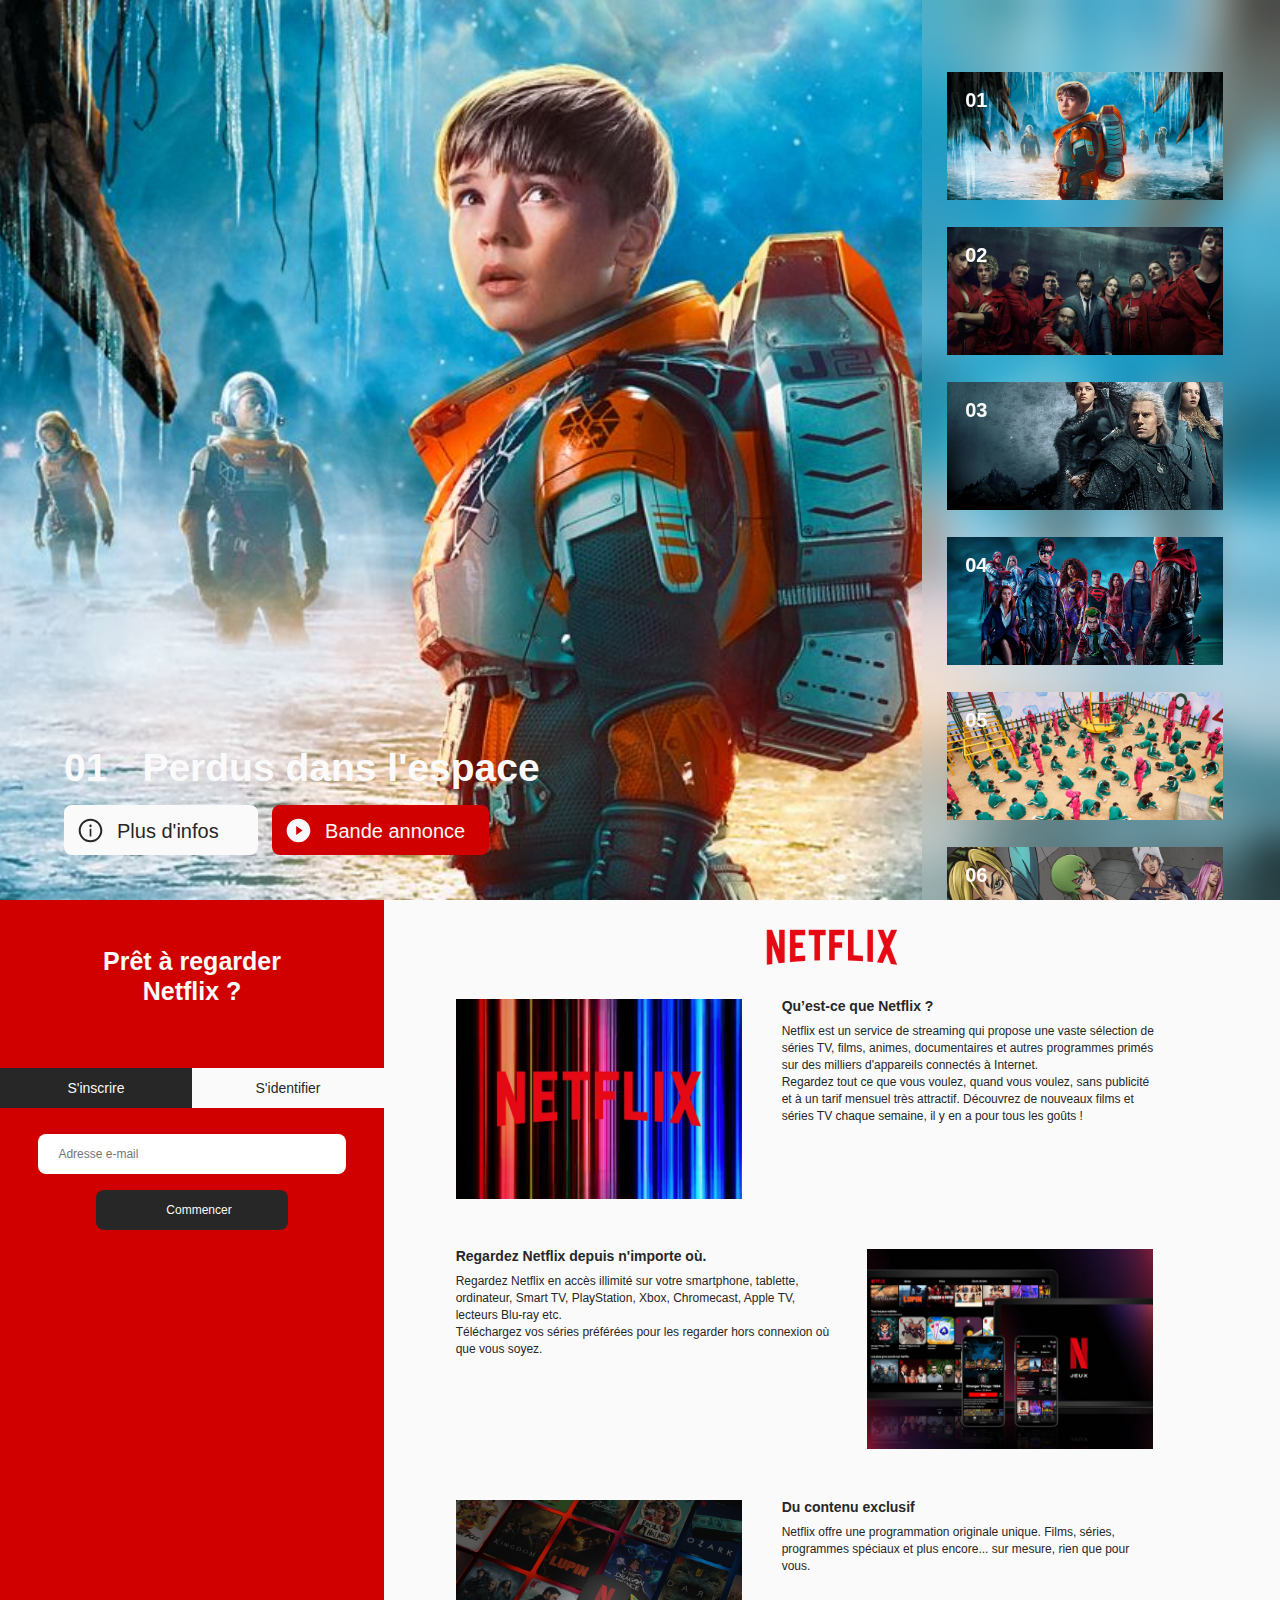
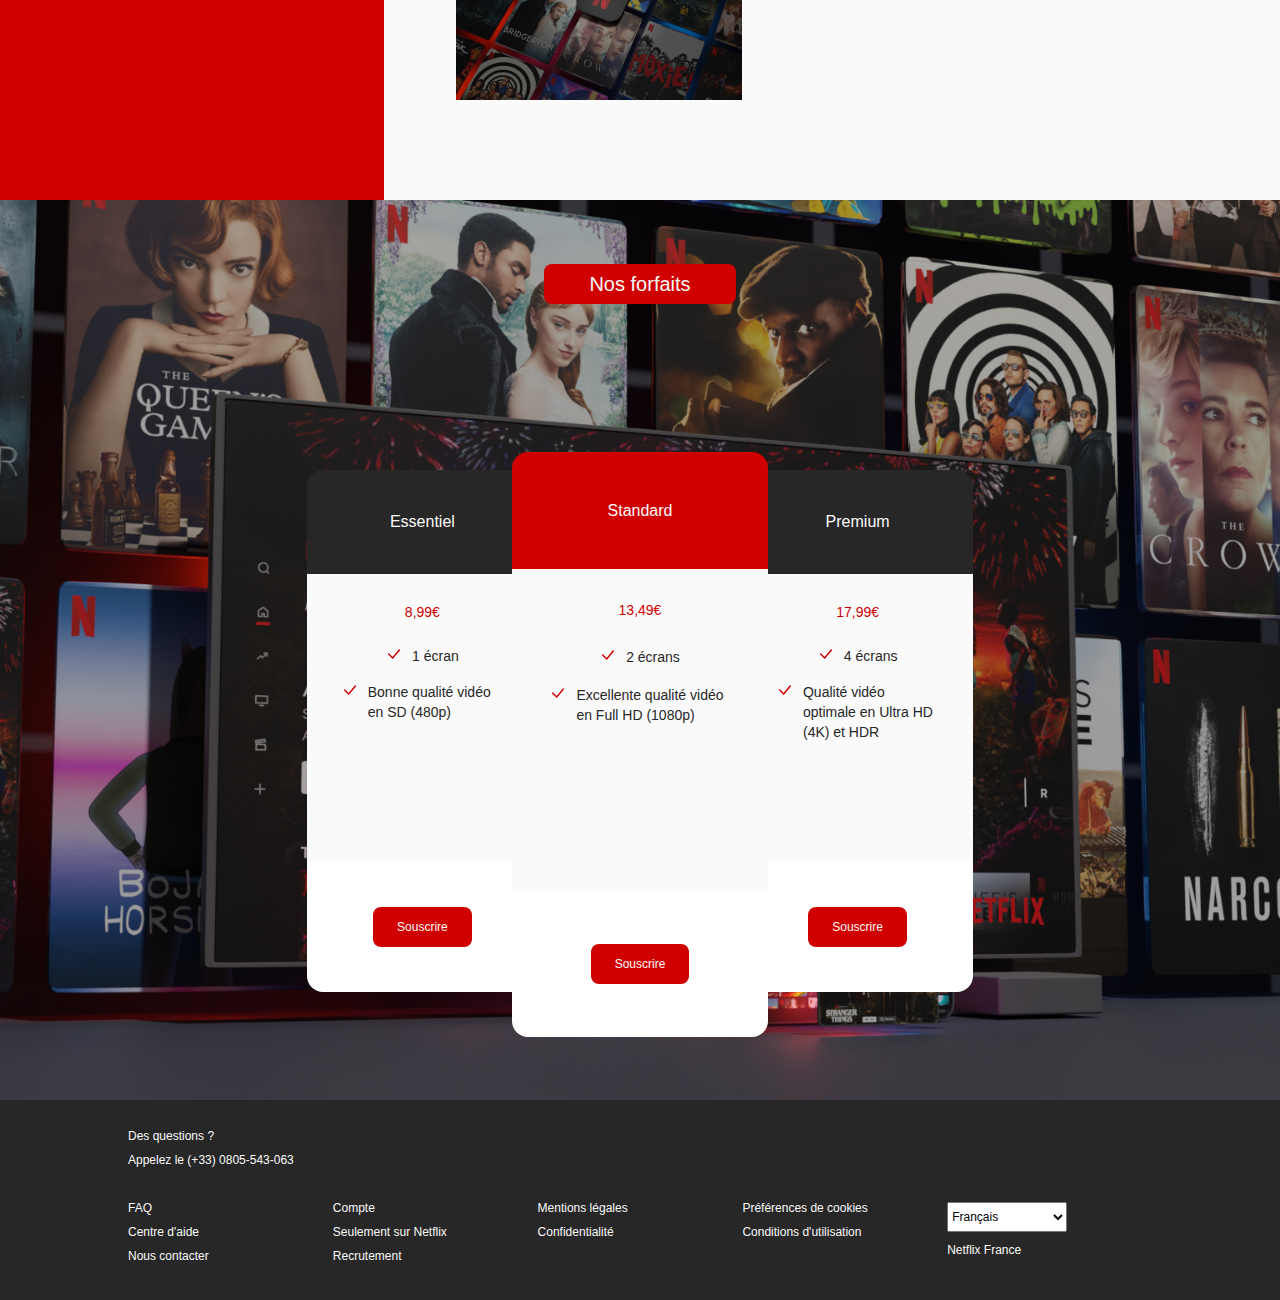
<file: index.html>
<!DOCTYPE html>
<html lang="fr-FR">
    <head>
        <title>Bienvenue sur Netflix</title>
        <meta charset="UTF-8" />
        <meta name="viewport" content="width=device-width, initial-scale=1.0" />
        <meta name="description" content="Une description de la page" />
        <link rel="stylesheet" href="./css/reset.css" />
        <link rel="stylesheet" href="./css/style.css" />
        <script src="./js/main.js" defer></script>
        <link rel="stylesheet" href="https://use.fontawesome.com/releases/v5.15.4/css/all.css" integrity="sha384-DyZ88mC6Up2uqS4h/KRgHuoeGwBcD4Ng9SiP4dIRy0EXTlnuz47vAwmeGwVChigm" crossorigin="anonymous">
    </head>
    <body>
        <header id="header">
            <div class="bg"></div>
            <img class="logo-red" src="./images/logo-red.svg" alt="logo" />
            
            <div class="title-boutons">
                <div class="title">
                    <p class="top-num-active">01</p>
                    <p class="top-title-active">Perdus dans l'espace</p>
                </div>

                <div class="boutons">
                    <a href="#" class="btn-infos btn">
                        <img src="./images/icon-infos.svg" alt="Icone infos" />
                        <span>Plus d'infos</span>
                    </a>
                    <a href="#" class="btn-bande-annonce btn">
                        <img src="./images/icon-play.svg" alt="Icone bande annonce" />
                        <span>Bande annonce</span>
                    </a>
                </div>
            </div>
            <div class="block-top">
                <div>
                    <input type="radio" name="radio" id="radio-1" />
                    <input type="radio" name="radio" id="radio-2" />
                    <input type="radio" name="radio" id="radio-3" />
                    <input type="radio" name="radio" id="radio-4" />
                    <input type="radio" name="radio" id="radio-5" />
                    <input type="radio" name="radio" id="radio-6" />
                    <input type="radio" name="radio" id="radio-7" />
                    <input type="radio" name="radio" id="radio-8" />
                    <input type="radio" name="radio" id="radio-9" />
                    <input type="radio" name="radio" id="radio-10" />

                    <div onclick="sliderManual(1)" class="top-1 top">
                        <p class="top-num">01</p>
                    </div>
                    <div onclick="sliderManual(2)" class="top-2 top">
                        <p class="top-num">02</p>
                    </div>
                    <div onclick="sliderManual(3)" class="top-3 top">
                        <p class="top-num">03</p>
                    </div>
                    <div onclick="sliderManual(4)" class="top-4 top">
                        <p class="top-num">04</p>
                    </div>
                    <div onclick="sliderManual(5)" class="top-5 top">
                        <p class="top-num">05</p>
                    </div>
                    <div onclick="sliderManual(6)" class="top-6 top">
                        <p class="top-num">06</p>
                    </div>
                    <div onclick="sliderManual(7)" class="top-7 top">
                        <p class="top-num">07</p>
                    </div>
                    <div onclick="sliderManual(8)" class="top-8 top">
                        <p class="top-num">08</p>
                    </div>
                    <div onclick="sliderManual(9)" class="top-9 top">
                        <p class="top-num">09</p>
                    </div>
                    <div onclick="sliderManual(10)" class="top-10 top">
                        <p class="top-num">10</p>
                    </div>
                </div>
            </div>
        </header>
        <section id="presentation">
            <div class="sign-up-in">
                <h1>Prêt à regarder Netflix ?</h1>
                <div>
                    <div class="btn-inscription">S'inscrire</div>
                    <div class="btn-connection"><a href="connexion.html">S'identifier</a></div>
                </div>
                <form action="">
                    <input type="email" name="email" id="email" placeholder="Adresse e-mail">
                    <button type="submit">Commencer</button>
                </form>
            </div>
            <div class="descriptions">
                <img src="./images/logo-red.svg" alt="logo Netflix">
                <div>
                    <div class="description">
                        <div class="netflix-1"></div>
                        <div class="texte">
                            <h2>Qu’est-ce que Netflix ?</h2>
                            <p>Netflix est un service de streaming qui propose une vaste sélection de séries TV, films, animes, documentaires et autres programmes primés sur des milliers d'appareils connectés à Internet.<br>Regardez tout ce que vous voulez, quand vous voulez, sans publicité et à un tarif mensuel très attractif. Découvrez de nouveaux films et séries TV chaque semaine, il y en a pour tous les goûts !</p>
                        </div>
                    </div>
                    <div class="description description-2">
                        <div class="texte">
                            <h2>Regardez Netflix depuis n'importe où.</h2>
                            <p>Regardez Netflix en accès illimité sur votre smartphone, tablette, ordinateur, Smart TV, PlayStation, Xbox, Chromecast, Apple TV, lecteurs Blu-ray etc.<br>Téléchargez vos séries préférées pour les regarder hors connexion où que vous soyez.
                            </p>
                        </div>
                        <div class="netflix-2"></div>
                    </div>
                    <div class="description">
                        <div class="netflix-3"></div>
                        <div class="texte">
                            <h2>Du contenu exclusif</h2>
                            <p>Netflix offre une programmation originale unique. Films, séries, programmes spéciaux et plus encore... sur mesure, rien que pour vous.</p>
                        </div>
                    </div>
                </div>
            </div>
        </section>
        <section id="forfaits">
            <div class="nos-forfaits">
                <h2>Nos forfaits</h2>
            </div>

             <div class="les-forfaits">
                 <!-- Forfait Essentiel -->
                <div class="forfait forfait-1">
                    <div class="title-forfait title-forfait-1">
                        <h3>Essentiel</h3>
                    </div>
                    <div class="details">
                        <p class="price">8,99€</p>
                        <p><img src="./images/icon-check.svg" alt="icon check">1 écran</p>
                        <p><img src="./images/icon-check.svg" alt="icon check">Bonne qualité vidéo en SD (480p)</p>
                    </div>
                    <div class="souscrire">
                        <a href="" class="btn-souscrire btn"><span>Souscrire</span></a>
                    </div>
                </div>

                <!-- Forfait Standard -->
                <div class="forfait forfait-2">
                    <div class="title-forfait title-forfait-2">
                        <h3>Standard</h3>
                    </div>
                    <div class="details">
                        <p class="price">13,49€</p>
                        <p><img src="./images/icon-check.svg" alt="icon check">2 écrans</p>
                        <p><img src="./images/icon-check.svg" alt="icon check">Excellente qualité vidéo en Full HD (1080p)</p>
                    </div>
                    <div class="souscrire">
                        <a href="" class="btn-souscrire btn"><span>Souscrire</span></a>
                    </div>
                </div>

                <!-- Forfait Premium -->
                <div class="forfait forfait-3">
                    <div class="title-forfait title-forfait-3">
                        <h3>Premium</h3>
                    </div>
                    <div class="details">
                        <p class="price">17,99€</p>
                        <p><img src="./images/icon-check.svg" alt="icon check">4 écrans</p>
                        <p><img src="./images/icon-check.svg" alt="icon check">Qualité vidéo optimale en Ultra HD (4K) et HDR</p>
                    </div>
                    <div class="souscrire">
                        <a href="" class="btn-souscrire btn"><span>Souscrire</span></a>
                    </div>
                </div>
             </div>
        </section>
        <footer>
            <div class="part1">
                <h4>Des questions ?</h4>
                <p>Appelez le (+33) 0805-543-063</p>
            </div>
            <div class="grid">
                <div class="part2">
                    <p>FAQ</p>
                    <p>Centre d'aide</p>
                    <p>Nous contacter</p>
                </div>
                <div class="part3">
                    <p>Compte</p>
                    <p>Seulement sur Netflix</p>
                    <p>Recrutement</p>
                </div>
                <div class="part4">
                    <p>Mentions légales</p>
                    <p>Confidentialité</p>
                </div>
                <div class="part5">
                    <p>Préférences de cookies</p>
                    <p>Conditions d'utilisation</p>
                </div>
                <div class="part6">
                    <select name="langues" id="langues" class="btn"><i class="fas fa-globe"></i>
                        <option value="FR">Français</option>
                    </select>
                    <p>Netflix France</p>
                </div>
            </div>
        </footer>
    </body>
</html>
</file>
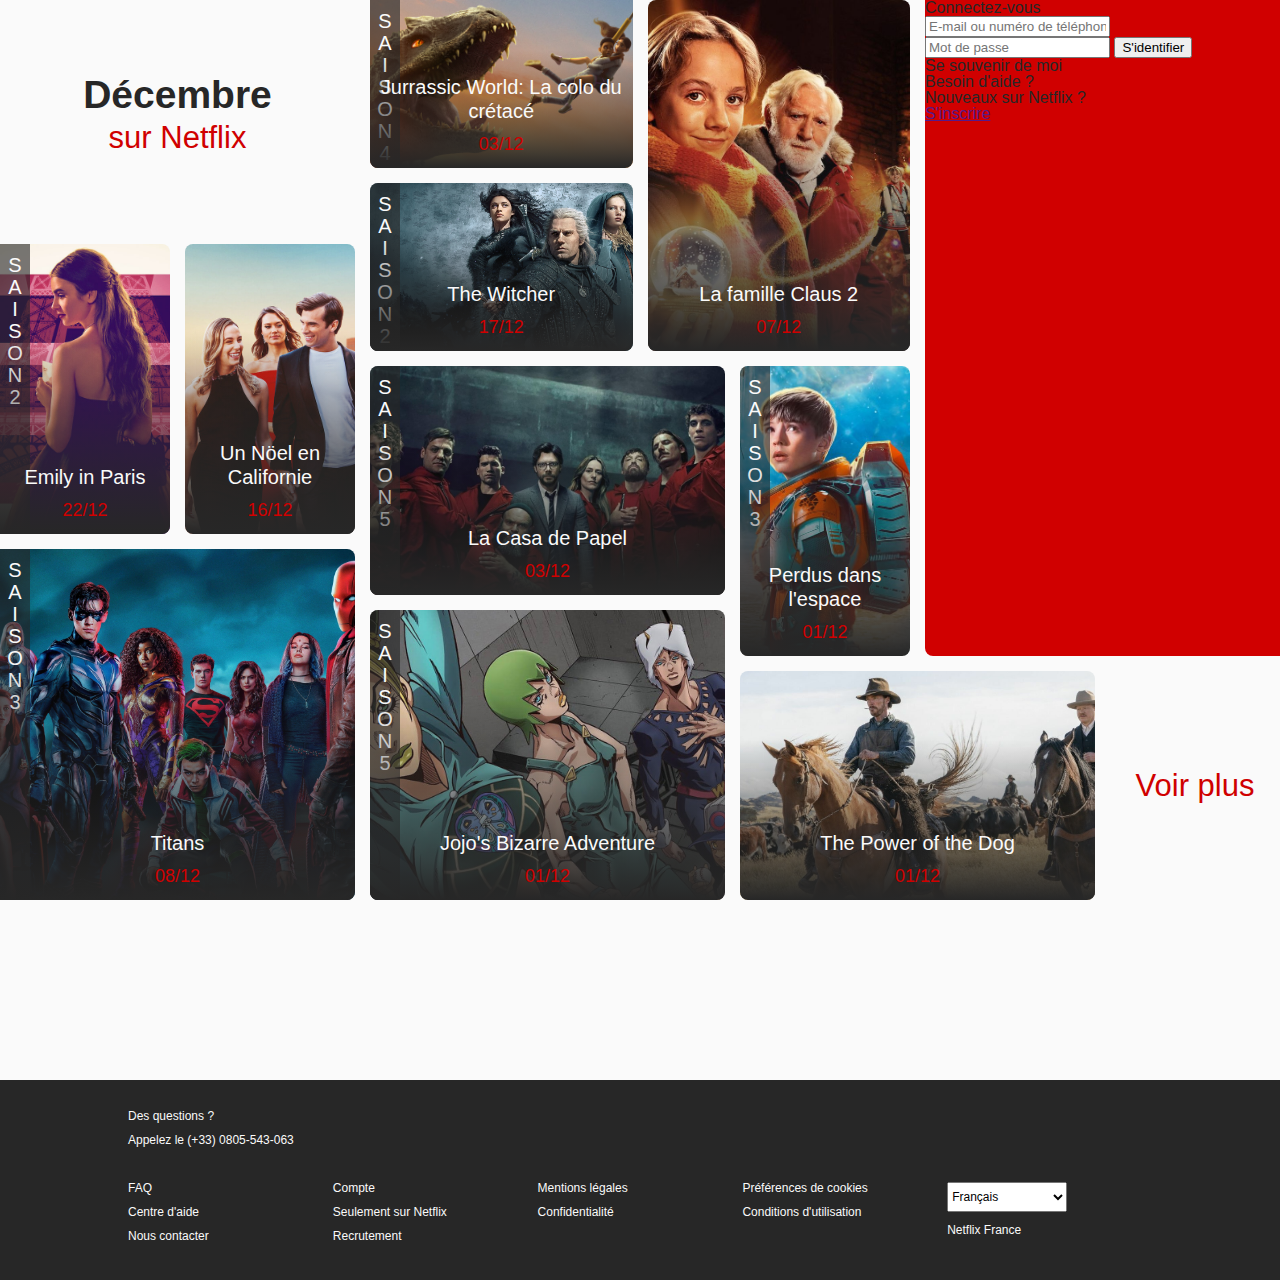
<file: connexion.html>
<!DOCTYPE html>
<html lang="fr-FR">
    <head>
        <title>Document</title>
        <meta charset="UTF-8" />
        <meta name="viewport" content="width=device-width, initial-scale=1.0" />
        <meta name="description" content="Une description de la page" />
        <link rel="stylesheet" href="css/reset.css" />
        <link rel="stylesheet" href="css/style.css" />
        <script src="js/main.js" defer></script>
    </head>
    <body>
        <header id="header-connexion">
            <div class="grid-container">
                <div class="title"><h2>Décembre<br><span>sur Netflix</span></h2></div>
                <div class="sorties sortie-1">
                    <div class="saison">
                        <p>SAISON2</p>
                    </div>
                    <div class="title-date">
                        <h3>Emily in Paris</h3>
                        <p>22/12</p>
                    </div>                                                                 
                </div>
                <div class="sorties sortie-2">
                    <div class="title-date">
                        <h3>Un Nöel en Californie</h3>
                        <p>16/12</p>
                    </div>
                </div>
                <div class="sorties sortie-3">
                    <div class="saison">
                        <p>SAISON3</p>
                    </div>
                    <div class="title-date">
                        <h3>Titans</h3>
                        <p>08/12</p>
                    </div>
                </div>
                <div class="sorties sortie-4">
                    <div class="saison">
                        <p>SAISON4</p>
                    </div>
                    <div class="title-date">
                        <h3>Jurrassic World: La colo du crétacé</h3>
                        <p>03/12</p>
                    </div>
                </div>
                <div class="sorties sortie-5">
                    <div class="saison">
                        <p>SAISON2</p>
                    </div>
                    <div class="title-date">
                        <h3>The Witcher</h3>
                        <p>17/12</p>
                    </div>
                </div>
                <div class="sorties sortie-6">
                    <div class="title-date">
                        <h3>La famille Claus 2</h3>
                        <p>07/12</p>
                    </div>
                </div>
                <div class="sorties sortie-7">
                    <div class="saison">
                        <p>SAISON5</p>
                    </div>
                    <div class="title-date">
                        <h3>La Casa de Papel</h3>
                        <p>03/12</p>
                    </div>
                </div>
                <div class="sorties sortie-8">
                    <div class="saison">
                        <p>SAISON5</p>
                    </div>
                    <div class="title-date">
                        <h3>Jojo's Bizarre Adventure</h3>
                        <p>01/12</p>
                    </div>
                </div>
                <div class="sorties sortie-9">
                    <div class="saison">
                        <p>SAISON3</p>
                    </div>
                    <div class="title-date">
                        <h3>Perdus dans l'espace</h3>
                        <p>01/12</p>
                    </div>
                </div>
                <div class="sorties sortie-10">
                    <div class="title-date">
                        <h3>The Power of the Dog</h3>
                        <p>01/12</p>
                    </div>
                </div>
                <div class="voir-plus">
                    <a href="">Voir plus</a>
                </div>
                <div class="connexion">
                    <h1>Connectez-vous</h1>
                    <form action="">
                        <input type="email" placeholder="E-mail ou numéro de téléphone" name="email">
                        <input type="password" placeholder="Mot de passe" name="mdp">
                        <input type="submit" value="S'identifier">
                    </form>
                    <p>Se souvenir de moi</p>
                    <p>Besoin d'aide ?</p>
                    <h3>Nouveaux sur Netflix ?</h3>
                    <a href="">S'inscrire</a>
                </div>
            </div>
        </header>
        <div class="blank"></div>
        <footer>
            <div class="part1">
                <h4>Des questions ?</h4>
                <p>Appelez le (+33) 0805-543-063</p>
            </div>
            <div class="grid">
                <div class="part2">
                    <p>FAQ</p>
                    <p>Centre d'aide</p>
                    <p>Nous contacter</p>
                </div>
                <div class="part3">
                    <p>Compte</p>
                    <p>Seulement sur Netflix</p>
                    <p>Recrutement</p>
                </div>
                <div class="part4">
                    <p>Mentions légales</p>
                    <p>Confidentialité</p>
                </div>
                <div class="part5">
                    <p>Préférences de cookies</p>
                    <p>Conditions d'utilisation</p>
                </div>
                <div class="part6">
                    <select name="langues" id="langues" class="btn"><i class="fas fa-globe"></i>
                        <option value="FR">Français</option>
                    </select>
                    <p>Netflix France</p>
                </div>
            </div>
        </footer>
    </body>
</html>
</file>
<file: css/style.css>
:root {
  font-family: Arial, Helvetica, sans-serif;
  --white: #fafafa;
  --red: #d00000;
  --dark-grey: #272727;
  font-size: 16px;
  color: var(--dark-grey);
  font-weight: 400;
}

.btn {
  display: -webkit-inline-box;
  display: -ms-inline-flexbox;
  display: inline-flex;
  text-decoration: none;
  -webkit-box-sizing: border-box;
          box-sizing: border-box;
  -webkit-box-align: center;
      -ms-flex-align: center;
          align-items: center;
}

#header {
  height: 100vh;
  overflow: hidden;
}

#header > .bg {
  height: 100%;
  width: 100%;
  background-image: url("../images/top/top-1.jpg");
  background-position: center;
  background-size: cover;
  position: relative;
}

#header > .logo-red {
  margin-left: 40px;
  width: 190px;
  height: 107px;
}

#header > .title-boutons {
  position: absolute;
  left: 5vw;
  bottom: 5vh;
}

#header > .title-boutons > .title {
  display: -webkit-box;
  display: -ms-flexbox;
  display: flex;
  margin-bottom: 2vh;
}

#header > .title-boutons > .title > p {
  font-weight: bold;
  color: var(--white);
}

#header > .title-boutons > .title > .top-num-active {
  font-size: 39px;
  margin-right: 35px;
}

#header > .title-boutons > .title > .top-title-active {
  font-size: 39px;
}

#header > .title-boutons > .boutons > .btn > img {
  width: 27px;
  margin-right: 13px;
}

#header > .title-boutons > .boutons > .btn > span {
  font-size: 20px;
}

#header > .title-boutons > .boutons > .btn-infos {
  background-color: var(--white);
  padding: 12px 39px 11px 13px;
  margin-right: 10px;
  border-radius: 8px;
}

#header > .title-boutons > .boutons > .btn-infos > span {
  font-size: 20px;
  color: var(--dark-grey);
}

#header > .title-boutons > .boutons > .btn-bande-annonce {
  background-color: var(--red);
  padding: 12px 24px 11px 13px;
  border-radius: 8px;
}

#header > .title-boutons > .boutons > .btn-bande-annonce > span {
  font-size: 20px;
  color: var(--white);
}

#header > .block-top::-webkit-scrollbar {
  display: none;
}

#header > .block-top {
  width: 28vw;
  height: 100vh;
  background-color: #ffffff19;
  -webkit-backdrop-filter: blur(22px);
          backdrop-filter: blur(22px);
  position: absolute;
  top: 0;
  right: 0;
  padding: 8vh 0 0 2vw;
  overflow-y: scroll;
}

#header > .block-top > div {
  height: -webkit-fit-content;
  height: -moz-fit-content;
  height: fit-content;
}

#header > .block-top > div > input {
  display: none;
}

#header > .block-top > div > .top {
  width: 83%;
  height: 10vw;
  max-width: 380px;
  max-height: 200px;
  margin-bottom: 3vh;
  background-size: cover;
  background-position: center;
  padding: 2vh;
  cursor: pointer;
  border: none;
}

#header > .block-top > div > .top > .top-num {
  font-size: 1.25rem;
  font-weight: bold;
  color: var(--white);
}

#header > .block-top > div > .top-1 {
  background-image: url("../images/top/top-1.jpg");
}

#header > .block-top > div > .top-2 {
  background-image: url("../images/top/top-2.jpg");
}

#header > .block-top > div > .top-3 {
  background-image: url("../images/top/top-3.jpg");
}

#header > .block-top > div > .top-4 {
  background-image: url("../images/top/top-4.jpg");
}

#header > .block-top > div > .top-5 {
  background-image: url("../images/top/top-5.jpg");
}

#header > .block-top > div > .top-6 {
  background-image: url("../images/top/top-6.jpg");
}

#header > .block-top > div > .top-7 {
  background-image: url("../images/top/top-7.jpg");
}

#header > .block-top > div > .top-8 {
  background-image: url("../images/top/top-8.jpg");
}

#header > .block-top > div > .top-9 {
  background-image: url("../images/top/top-9.jpg");
}

#header > .block-top > div > .top-10 {
  background-image: url("../images/top/top-10.jpg");
}

#presentation {
  height: 100vh;
  background-color: wheat;
  display: -webkit-box;
  display: -ms-flexbox;
  display: flex;
}

#presentation > .sign-up-in {
  width: 30%;
  height: 100%;
  background-color: var(--red);
}

#presentation > .sign-up-in > h1 {
  font-size: 25px;
  line-height: 30px;
  font-weight: bold;
  color: var(--white);
  margin: 12% 18% 16% 18%;
  text-align: center;
}

#presentation > .sign-up-in > div {
  display: -webkit-box;
  display: -ms-flexbox;
  display: flex;
}

#presentation > .sign-up-in > div > .btn-inscription, #presentation > .sign-up-in > div > .btn-connection {
  font-size: 14px;
  width: 50%;
  height: 40px;
  display: -webkit-box;
  display: -ms-flexbox;
  display: flex;
  -webkit-box-pack: center;
      -ms-flex-pack: center;
          justify-content: center;
  -webkit-box-align: center;
      -ms-flex-align: center;
          align-items: center;
  margin-bottom: 7%;
}

#presentation > .sign-up-in > div > .btn-inscription {
  background-color: var(--dark-grey);
  color: var(--white);
}

#presentation > .sign-up-in > div > .btn-connection {
  background-color: var(--white);
}

#presentation > .sign-up-in > div > .btn-connection > a {
  text-decoration: none;
  color: var(--dark-grey);
}

#presentation > .sign-up-in > form {
  display: -webkit-box;
  display: -ms-flexbox;
  display: flex;
  -webkit-box-orient: vertical;
  -webkit-box-direction: normal;
      -ms-flex-direction: column;
          flex-direction: column;
  -webkit-box-align: center;
      -ms-flex-align: center;
          align-items: center;
}

#presentation > .sign-up-in > form > #email, #presentation > .sign-up-in > form > button {
  outline: none;
  border: none;
  height: 40px;
  border-radius: 8px;
  font-size: 12px;
  padding-left: 20px;
}

#presentation > .sign-up-in > form > #email {
  width: 80%;
  margin-bottom: 4%;
}

#presentation > .sign-up-in > form > button {
  width: 50%;
  background-color: var(--dark-grey);
  color: var(--white);
}

#presentation > .descriptions {
  width: 70%;
  height: 100%;
  background-color: var(--white);
}

#presentation > .descriptions > img {
  height: 10%;
}

#presentation > .descriptions > div {
  width: 100%;
  height: 80%;
  padding: 1% 8% 0 8%;
}

#presentation > .descriptions > div > .description {
  height: 31%;
  width: 100%;
  display: -webkit-box;
  display: -ms-flexbox;
  display: flex;
  margin-bottom: 4%;
}

#presentation > .descriptions > div > .description > .netflix-1, #presentation > .descriptions > div > .description > .netflix-2, #presentation > .descriptions > div > .description > .netflix-3 {
  height: auto;
  width: 38%;
  max-height: 200px;
  background-position: center;
  background-size: cover;
}

#presentation > .descriptions > div > .description > .netflix-1 {
  background-image: url("../images/netflix-1.jpg");
}

#presentation > .descriptions > div > .description > .netflix-2 {
  background-image: url("../images/netflix-2.jpg");
}

#presentation > .descriptions > div > .description > .netflix-3 {
  background-image: url("../images/netflix-3.png");
}

#presentation > .descriptions > div > .description > .texte {
  width: 50%;
  margin: 0 0 0 40px;
}

#presentation > .descriptions > div > .description > .texte h2 {
  font-size: 0.875rem;
  font-weight: bold;
  margin-bottom: 10px;
}

#presentation > .descriptions > div > .description > .texte p {
  font-size: 12px;
  line-height: 17px;
}

#presentation > .descriptions > div > .description-2 > .texte {
  margin: 0 35px 0 0px;
}

#forfaits {
  height: 100vh;
  background-image: url("../images/netflix-4.png");
  background-size: cover;
  background-position: center;
  padding: 5% 0;
  -webkit-box-sizing: border-box;
          box-sizing: border-box;
  position: relative;
}

#forfaits > .nos-forfaits {
  background-color: var(--red);
  width: 15%;
  height: 40px;
  border-radius: 8px;
  display: -webkit-box;
  display: -ms-flexbox;
  display: flex;
  -webkit-box-align: center;
      -ms-flex-align: center;
          align-items: center;
  -webkit-box-pack: center;
      -ms-flex-pack: center;
          justify-content: center;
  margin-left: 50%;
  -webkit-transform: translateX(-50%);
          transform: translateX(-50%);
  position: relative;
}

#forfaits > .nos-forfaits > h2 {
  color: var(--white);
  font-size: 1.25rem;
}

#forfaits > .les-forfaits {
  height: 100%;
  width: 100%;
}

#forfaits > .les-forfaits > .forfait {
  position: absolute;
  background-color: var(--white);
  border-radius: 20px;
}

#forfaits > .les-forfaits > .forfait > .title-forfait {
  height: 20%;
  border-radius: 16px 16px 0 0;
  display: -webkit-box;
  display: -ms-flexbox;
  display: flex;
  -webkit-box-align: center;
      -ms-flex-align: center;
          align-items: center;
  -webkit-box-pack: center;
      -ms-flex-pack: center;
          justify-content: center;
}

#forfaits > .les-forfaits > .forfait > .title-forfait > h3 {
  color: var(--white);
  font-size: 1rem;
}

#forfaits > .les-forfaits > .forfait > .title-forfait-2 {
  height: 20%;
  background-color: var(--red);
}

#forfaits > .les-forfaits > .forfait > .title-forfait-1, #forfaits > .les-forfaits > .forfait > .title-forfait-3 {
  height: 20%;
  background-color: var(--dark-grey);
}

#forfaits > .les-forfaits > .forfait > .details {
  height: 55%;
  width: 100%;
  background-color: var(--white);
  font-size: 0.875rem;
  display: -webkit-box;
  display: -ms-flexbox;
  display: flex;
  -webkit-box-orient: vertical;
  -webkit-box-direction: normal;
      -ms-flex-direction: column;
          flex-direction: column;
  -webkit-box-align: center;
      -ms-flex-align: center;
          align-items: center;
  -webkit-box-sizing: border-box;
          box-sizing: border-box;
  padding: 5% 15% 0 15%;
}

#forfaits > .les-forfaits > .forfait > .details > p {
  line-height: 1.25rem;
}

#forfaits > .les-forfaits > .forfait > .details > p > img {
  height: 16px;
  width: auto;
  margin-right: 10px;
}

#forfaits > .les-forfaits > .forfait > .details > .price {
  margin: 10% 0;
  color: var(--red);
  font-weight: 500;
}

#forfaits > .les-forfaits > .forfait > .details > p:not(:first-child) {
  display: -webkit-box;
  display: -ms-flexbox;
  display: flex;
  margin: 5% 0;
}

#forfaits > .les-forfaits > .forfait > .souscrire {
  height: 25%;
  width: 100%;
  background-color: #ffffff;
  border-radius: 0 0 16px 16px;
  display: -webkit-box;
  display: -ms-flexbox;
  display: flex;
  -webkit-box-align: center;
      -ms-flex-align: center;
          align-items: center;
  -webkit-box-pack: center;
      -ms-flex-pack: center;
          justify-content: center;
}

#forfaits > .les-forfaits > .forfait > .souscrire > .btn-souscrire {
  background-color: var(--red);
  padding: 14px 24px 14px 24px;
  border-radius: 8px;
}

#forfaits > .les-forfaits > .forfait > .souscrire > .btn-souscrire > span {
  font-size: 12px;
  color: var(--white);
}

#forfaits > .les-forfaits > .forfait-1 {
  width: 18%;
  height: 58%;
  left: 24%;
  top: 30%;
  z-index: 2;
}

#forfaits > .les-forfaits > .forfait-2 {
  width: 20%;
  height: 65%;
  left: 50%;
  -webkit-transform: translateX(-50%);
          transform: translateX(-50%);
  top: 28%;
  z-index: 3;
}

#forfaits > .les-forfaits > .forfait-3 {
  width: 18%;
  height: 58%;
  right: 24%;
  top: 30%;
  z-index: 2;
}

footer {
  height: -webkit-fit-content;
  height: -moz-fit-content;
  height: fit-content;
  background-color: var(--dark-grey);
  color: var(--white);
  position: relative;
  padding: 8% 10% 2% 10%;
}

footer > .part1 {
  position: absolute;
  top: 15%;
  left: 10%;
  font-size: 12px;
}

footer > .part1 > h4 {
  margin-bottom: 12px;
}

footer > .grid {
  width: 100%;
  height: 20%;
  display: -ms-grid;
  display: grid;
  -ms-grid-columns: (1fr)[5];
      grid-template-columns: repeat(5, 1fr);
}

footer > .grid > .part2, footer > .grid > .part3, footer > .grid > .part4, footer > .grid > .part5, footer > .grid > .part6 {
  font-size: 12px;
}

footer > .grid > .part2 > p, footer > .grid > .part3 > p, footer > .grid > .part4 > p, footer > .grid > .part5 > p, footer > .grid > .part6 > p {
  margin-bottom: 12px;
}

footer > .grid > .part6 > select {
  height: 30px;
  width: 120px;
  font-size: 12px;
  margin-bottom: 12px;
}

#header-connexion {
  height: 100vh;
  display: -webkit-box;
  display: -ms-flexbox;
  display: flex;
  -webkit-box-pack: center;
      -ms-flex-pack: center;
          justify-content: center;
  background-color: var(--white);
}

#header-connexion > .grid-container {
  height: 100%;
  width: 100%;
  display: -ms-grid;
  display: grid;
  -ms-grid-rows: (1fr)[15];
  -ms-grid-columns: (1fr)[14];
      grid-template: repeat(15, 1fr)/repeat(14, 1fr);
  gap: 15px;
}

#header-connexion > .grid-container > .title {
  -ms-grid-row: 1;
  -ms-grid-row-span: 4;
  -ms-grid-column: 1;
  -ms-grid-column-span: 4;
  grid-area: 1/1/5/5;
  background-color: var(--white);
  border-radius: 0 0 8px 0;
  display: -webkit-box;
  display: -ms-flexbox;
  display: flex;
  -webkit-box-align: center;
      -ms-flex-align: center;
          align-items: center;
  -webkit-box-pack: center;
      -ms-flex-pack: center;
          justify-content: center;
  text-align: center;
}

#header-connexion > .grid-container > .title > h2 {
  font-size: 2.438rem;
  font-weight: bold;
}

#header-connexion > .grid-container > .title > h2 > span {
  font-size: 1.938rem;
  font-weight: normal;
  color: var(--red);
}

#header-connexion > .grid-container > .sortie-1 > .saison, #header-connexion > .grid-container > .sortie-3 > .saison, #header-connexion > .grid-container > .sortie-4 > .saison, #header-connexion > .grid-container > .sortie-5 > .saison, #header-connexion > .grid-container > .sortie-7 > .saison, #header-connexion > .grid-container > .sortie-8 > .saison, #header-connexion > .grid-container > .sortie-9 > .saison {
  background-color: rgba(39, 39, 39, 0.62);
  width: -webkit-fit-content;
  width: -moz-fit-content;
  width: fit-content;
  height: 100%;
  padding: 10px 5px 0 5px;
}

#header-connexion > .grid-container > .sortie-1 > .saison > p, #header-connexion > .grid-container > .sortie-3 > .saison > p, #header-connexion > .grid-container > .sortie-4 > .saison > p, #header-connexion > .grid-container > .sortie-5 > .saison > p, #header-connexion > .grid-container > .sortie-7 > .saison > p, #header-connexion > .grid-container > .sortie-8 > .saison > p, #header-connexion > .grid-container > .sortie-9 > .saison > p {
  -webkit-writing-mode: vertical-rl;
      -ms-writing-mode: tb-rl;
          writing-mode: vertical-rl;
  text-orientation: upright;
  color: var(--white);
  margin-left: 50%;
  -webkit-transform: translateX(-50%);
          transform: translateX(-50%);
  font-size: 1.25rem;
}

#header-connexion > .grid-container > .sorties {
  background-size: cover;
  background-position: center;
  overflow: hidden;
  position: relative;
}

#header-connexion > .grid-container > .sorties > .title-date {
  position: absolute;
  bottom: 0;
  background: -webkit-gradient(linear, left top, left bottom, from(#27272700), to(#272727));
  background: linear-gradient(#27272700, #272727);
  height: 70%;
  width: 100%;
  text-align: center;
  font-weight: 500;
}

#header-connexion > .grid-container > .sorties > .title-date > h3 {
  position: absolute;
  width: 100%;
  text-align: center;
  bottom: 45px;
  font-size: 20px;
  line-height: 24px;
  color: var(--white);
}

#header-connexion > .grid-container > .sorties > .title-date > p {
  width: 100%;
  text-align: center;
  position: absolute;
  bottom: 15px;
  font-size: 18px;
  color: var(--red);
}

#header-connexion > .grid-container > .sortie-1 {
  -ms-grid-row: 5;
  -ms-grid-row-span: 5;
  -ms-grid-column: 1;
  -ms-grid-column-span: 2;
  grid-area: 5/1/10/3;
  background-image: url("../images/sortie/sortie-1.jpg");
  border-radius: 0 8px 8px 0;
}

#header-connexion > .grid-container > .sortie-2 {
  -ms-grid-row: 5;
  -ms-grid-row-span: 5;
  -ms-grid-column: 3;
  -ms-grid-column-span: 2;
  grid-area: 5/3/10/5;
  background-image: url("../images/sortie/sortie-2.jpg");
  border-radius: 8px;
}

#header-connexion > .grid-container > .sortie-3 {
  -ms-grid-row: 10;
  -ms-grid-row-span: 6;
  -ms-grid-column: 1;
  -ms-grid-column-span: 4;
  grid-area: 10/1/16/5;
  background-image: url("../images/sortie/sortie-3.jpg");
  border-radius: 0 8px 8px 0;
}

#header-connexion > .grid-container > .sortie-4 {
  -ms-grid-row: 1;
  -ms-grid-row-span: 3;
  -ms-grid-column: 5;
  -ms-grid-column-span: 3;
  grid-area: 1/5/4/8;
  background-image: url("../images/sortie/sortie-4.jpg");
  border-radius: 0 0 8px 8px;
}

#header-connexion > .grid-container > .sortie-5 {
  -ms-grid-row: 4;
  -ms-grid-row-span: 3;
  -ms-grid-column: 5;
  -ms-grid-column-span: 3;
  grid-area: 4/5/7/8;
  background-image: url("../images/sortie/sortie-5.jpg");
  background-position: top;
  border-radius: 8px;
}

#header-connexion > .grid-container > .sortie-6 {
  -ms-grid-row: 1;
  -ms-grid-row-span: 6;
  -ms-grid-column: 8;
  -ms-grid-column-span: 3;
  grid-area: 1/8/7/11;
  background-image: url("../images/sortie/sortie-6.jpg");
  border-radius: 8px;
}

#header-connexion > .grid-container > .sortie-7 {
  -ms-grid-row: 7;
  -ms-grid-row-span: 4;
  -ms-grid-column: 5;
  -ms-grid-column-span: 4;
  grid-area: 7/5/11/9;
  background-image: url("../images/sortie/sortie-7.jpg");
  border-radius: 8px;
}

#header-connexion > .grid-container > .sortie-8 {
  -ms-grid-row: 11;
  -ms-grid-row-span: 5;
  -ms-grid-column: 5;
  -ms-grid-column-span: 4;
  grid-area: 11/5/16/9;
  background-image: url("../images/sortie/sortie-8.jpg");
  border-radius: 8px;
}

#header-connexion > .grid-container > .sortie-9 {
  -ms-grid-row: 7;
  -ms-grid-row-span: 5;
  -ms-grid-column: 9;
  -ms-grid-column-span: 2;
  grid-area: 7/9/12/11;
  background-image: url("../images/sortie/sortie-9.jpg");
  border-radius: 8px;
}

#header-connexion > .grid-container > .sortie-10 {
  -ms-grid-row: 12;
  -ms-grid-row-span: 4;
  -ms-grid-column: 9;
  -ms-grid-column-span: 4;
  grid-area: 12/9/16/13;
  background-image: url("../images/sortie/sortie-10.jpeg");
  background-position: top;
  border-radius: 8px;
}

#header-connexion > .grid-container > .voir-plus {
  -ms-grid-row: 12;
  -ms-grid-row-span: 4;
  -ms-grid-column: 13;
  -ms-grid-column-span: 2;
  grid-area: 12/13/16/15;
  background-color: var(--white);
  border-radius: 8px;
  display: -webkit-box;
  display: -ms-flexbox;
  display: flex;
  -webkit-box-align: center;
      -ms-flex-align: center;
          align-items: center;
  -webkit-box-pack: center;
      -ms-flex-pack: center;
          justify-content: center;
}

#header-connexion > .grid-container > .voir-plus > a {
  font-size: 1.938rem;
  font-weight: normal;
  color: var(--red);
  text-decoration: none;
}

#header-connexion > .grid-container > .connexion {
  -ms-grid-row: 1;
  -ms-grid-row-span: 11;
  -ms-grid-column: 11;
  -ms-grid-column-span: 4;
  grid-area: 1/11/12/15;
  background-color: var(--red);
  border-radius: 0 0 0 8px;
}

.blank {
  height: 20vh;
  background-color: var(--white);
}

@media (max-width: 748px) {
  #header > .bg {
    height: 75%;
    width: 100%;
    position: relative;
  }
  #header > .logo-red {
    position: absolute;
    margin-left: 0;
    top: 10px;
    left: 50%;
    -webkit-transform: translateX(-50%);
            transform: translateX(-50%);
  }
  #header > .title-boutons {
    position: absolute;
    left: 50%;
    bottom: 27%;
    width: 90%;
    padding: 0 20px;
    -webkit-transform: translate(-50%);
            transform: translate(-50%);
  }
  #header > .title-boutons > .title {
    display: block;
    margin: 0 0 2vh 0;
  }
  #header > .title-boutons > .title > p {
    text-align: none;
    font-weight: bold;
    color: var(--white);
  }
  #header > .title-boutons > .title > .top-num-active {
    display: none;
  }
  #header > .title-boutons > .title > .top-title-active {
    text-align: center;
    font-size: 34px;
  }
  #header > .title-boutons > .boutons {
    display: -webkit-box;
    display: -ms-flexbox;
    display: flex;
    -webkit-box-pack: space-evenly;
        -ms-flex-pack: space-evenly;
            justify-content: space-evenly;
  }
  #header > .title-boutons > .boutons > .btn > img {
    width: 25px;
    margin-right: 10px;
  }
  #header > .title-boutons > .boutons > .btn > span {
    font-size: 14px;
  }
  #header > .title-boutons > .boutons > .btn-infos {
    background-color: var(--white);
    padding: 12px 30px 11px 15px;
    margin-right: 10px;
    border-radius: 8px;
  }
  #header > .title-boutons > .boutons > .btn-infos > span {
    font-size: 16px;
  }
  #header > .title-boutons > .boutons > .btn-bande-annonce {
    padding: 12px 9px 11px 9px;
  }
  #header > .title-boutons > .boutons > .btn-bande-annonce > span {
    font-size: 16px;
  }
  #header > .block-top {
    width: 100%;
    height: 25%;
    -webkit-backdrop-filter: none;
            backdrop-filter: none;
    position: static;
    padding: 0;
    overflow-y: none;
    overflow-x: scroll;
    display: -webkit-box;
    display: -ms-flexbox;
    display: flex;
    -webkit-box-align: center;
        -ms-flex-align: center;
            align-items: center;
  }
  #header > .block-top > div {
    width: -webkit-fit-content;
    width: -moz-fit-content;
    width: fit-content;
    height: 70%;
    display: -webkit-box;
    display: -ms-flexbox;
    display: flex;
    -webkit-box-align: center;
        -ms-flex-align: center;
            align-items: center;
    overflow: scroll;
    -ms-scroll-snap-type: x mandatory;
        scroll-snap-type: x mandatory;
  }
  #header > .block-top > div > input {
    display: none;
  }
  #header > .block-top > div > .top {
    width: 110px;
    height: 100%;
    margin: 0 5px;
    margin-bottom: 0;
    padding: 10px;
    -ms-flex-negative: 0;
        flex-shrink: 0;
    scroll-snap-align: start;
    -ms-scroll-snap-type: x proximity;
        scroll-snap-type: x proximity;
    scroll-padding: 0 20px;
  }
  #header > .block-top > div > .top > .top-num {
    font-weight: 500;
  }
  #presentation {
    display: block;
    height: -webkit-fit-content;
    height: -moz-fit-content;
    height: fit-content;
  }
  #presentation > .sign-up-in {
    width: 100%;
    height: 40vh;
    padding: 20px 0;
    -webkit-box-sizing: border-box;
            box-sizing: border-box;
  }
  #presentation > .sign-up-in > h1 {
    font-size: 25px;
    margin: 5% 0 10% 0;
  }
  #presentation > .sign-up-in > div > .btn-inscription {
    background-color: var(--dark-grey);
    color: var(--white);
  }
  #presentation > .sign-up-in > div > .btn-connection {
    background-color: var(--white);
  }
  #presentation > .sign-up-in > div > .btn-connection > a {
    text-decoration: none;
    color: var(--dark-grey);
  }
  #presentation > .sign-up-in > form > #email {
    margin-bottom: 8%;
  }
  #presentation > .descriptions {
    width: 100%;
    height: 145vh;
  }
  #presentation > .descriptions > img {
    display: none;
  }
  #presentation > .descriptions > div {
    width: 100%;
    height: 100%;
    padding: 0;
  }
  #presentation > .descriptions > div > .description {
    height: calc(100%/3);
    width: 100%;
    display: block;
  }
  #presentation > .descriptions > div > .description > .netflix-1, #presentation > .descriptions > div > .description > .netflix-2, #presentation > .descriptions > div > .description > .netflix-3 {
    height: 50%;
    width: 100%;
  }
  #presentation > .descriptions > div > .description > .texte {
    width: 100%;
    height: -webkit-fit-content;
    height: -moz-fit-content;
    height: fit-content;
    margin: 0;
    -webkit-box-sizing: border-box;
            box-sizing: border-box;
    padding: 20px;
  }
  #presentation > .descriptions > div > .description > .texte h2 {
    text-align: center;
    font-size: 1rem;
    margin-bottom: 20px;
  }
  #presentation > .descriptions > div > .description > .texte p {
    font-size: 14px;
    line-height: 20px;
  }
  #presentation > .descriptions > div > .description-2 {
    display: -webkit-box;
    display: -ms-flexbox;
    display: flex;
    -webkit-box-orient: vertical;
    -webkit-box-direction: reverse;
        -ms-flex-direction: column-reverse;
            flex-direction: column-reverse;
  }
  #forfaits {
    height: 88vh;
    padding: 15% 0;
    width: 100%;
  }
  #forfaits > .nos-forfaits {
    width: 80%;
    height: 52px;
  }
  #forfaits > .les-forfaits {
    width: 100%;
    height: 78%;
    margin-top: 11%;
    display: -webkit-box;
    display: -ms-flexbox;
    display: flex;
    -webkit-box-align: center;
        -ms-flex-align: center;
            align-items: center;
    overflow-x: scroll;
  }
  #forfaits > .les-forfaits > .forfait {
    display: -webkit-box;
    display: -ms-flexbox;
    display: flex;
    -ms-flex-negative: 0;
        flex-shrink: 0;
    -webkit-box-orient: vertical;
    -webkit-box-direction: normal;
        -ms-flex-direction: column;
            flex-direction: column;
    position: static;
    background-color: var(--white);
    border-radius: 20px;
  }
  #forfaits > .les-forfaits > .forfait > .title-forfait {
    border-radius: 16px 16px 0 0;
    display: -webkit-box;
    display: -ms-flexbox;
    display: flex;
    -webkit-box-align: center;
        -ms-flex-align: center;
            align-items: center;
    -webkit-box-pack: center;
        -ms-flex-pack: center;
            justify-content: center;
  }
  #forfaits > .les-forfaits > .forfait > .title-forfait > h3 {
    color: var(--white);
    font-size: 1rem;
  }
  #forfaits > .les-forfaits > .forfait > .title-forfait-2 {
    height: 20%;
    background-color: var(--red);
  }
  #forfaits > .les-forfaits > .forfait > .title-forfait-1, #forfaits > .les-forfaits > .forfait > .title-forfait-3 {
    height: 20%;
    background-color: var(--dark-grey);
  }
  #forfaits > .les-forfaits > .forfait > .details {
    height: 55%;
    width: 100%;
    background-color: var(--white);
    font-size: 0.875rem;
    display: -webkit-box;
    display: -ms-flexbox;
    display: flex;
    -webkit-box-orient: vertical;
    -webkit-box-direction: normal;
        -ms-flex-direction: column;
            flex-direction: column;
    -webkit-box-align: center;
        -ms-flex-align: center;
            align-items: center;
    -webkit-box-sizing: border-box;
            box-sizing: border-box;
    padding: 5% 15% 0 15%;
  }
  #forfaits > .les-forfaits > .forfait > .details > p {
    line-height: 1.25rem;
  }
  #forfaits > .les-forfaits > .forfait > .details > p > img {
    height: 16px;
    width: auto;
    margin-right: 10px;
  }
  #forfaits > .les-forfaits > .forfait > .details > .price {
    margin: 10% 0;
    color: var(--red);
    font-weight: 500;
  }
  #forfaits > .les-forfaits > .forfait > .details > p:not(:first-child) {
    display: -webkit-box;
    display: -ms-flexbox;
    display: flex;
    margin: 5% 0;
  }
  #forfaits > .les-forfaits > .forfait > .souscrire {
    height: 25%;
    width: 100%;
    background-color: #ffffff;
    border-radius: 0 0 16px 16px;
    display: -webkit-box;
    display: -ms-flexbox;
    display: flex;
    -webkit-box-align: center;
        -ms-flex-align: center;
            align-items: center;
    -webkit-box-pack: center;
        -ms-flex-pack: center;
            justify-content: center;
  }
  #forfaits > .les-forfaits > .forfait > .souscrire > .btn-souscrire {
    background-color: var(--red);
    padding: 14px 24px 14px 24px;
    border-radius: 8px;
  }
  #forfaits > .les-forfaits > .forfait > .souscrire > .btn-souscrire > span {
    font-size: 12px;
    color: var(--white);
  }
  #forfaits > .les-forfaits > .forfait-1, #forfaits > .les-forfaits > .forfait-2, #forfaits > .les-forfaits > .forfait-3 {
    width: 70%;
    height: 100%;
    margin-left: 20px;
    left: 0;
    top: 0;
    -webkit-transform: none;
            transform: none;
  }
  footer {
    height: -webkit-fit-content;
    height: -moz-fit-content;
    height: fit-content;
    background-color: var(--dark-grey);
    color: var(--white);
    position: relative;
    padding: 8% 10% 2% 10%;
  }
  footer > .part1 {
    position: absolute;
    top: 15%;
    left: 10%;
    font-size: 12px;
  }
  footer > .part1 > h4 {
    margin-bottom: 12px;
  }
  footer > .grid {
    width: 100%;
    height: 20%;
    display: -ms-grid;
    display: grid;
    -ms-grid-columns: (1fr)[5];
        grid-template-columns: repeat(5, 1fr);
  }
  footer > .grid > .part2, footer > .grid > .part3, footer > .grid > .part4, footer > .grid > .part5, footer > .grid > .part6 {
    font-size: 12px;
  }
  footer > .grid > .part2 > p, footer > .grid > .part3 > p, footer > .grid > .part4 > p, footer > .grid > .part5 > p, footer > .grid > .part6 > p {
    margin-bottom: 12px;
  }
  footer > .grid > .part6 > select {
    height: 30px;
    width: 120px;
    font-size: 12px;
    margin-bottom: 12px;
  }
  footer {
    height: -webkit-fit-content;
    height: -moz-fit-content;
    height: fit-content;
    position: relative;
    padding: 8% 5% 2% 5%;
  }
  footer > .part1 {
    position: static;
    font-size: 12px;
    margin-bottom: 30px;
  }
  footer > .grid {
    width: 100%;
    height: 20%;
    display: -ms-grid;
    display: grid;
    -ms-grid-columns: (1fr)[2];
        grid-template-columns: repeat(2, 1fr);
  }
  footer > .grid > .part6 > select {
    margin-top: 20px;
  }
}
/*# sourceMappingURL=style.css.map */
</file>
